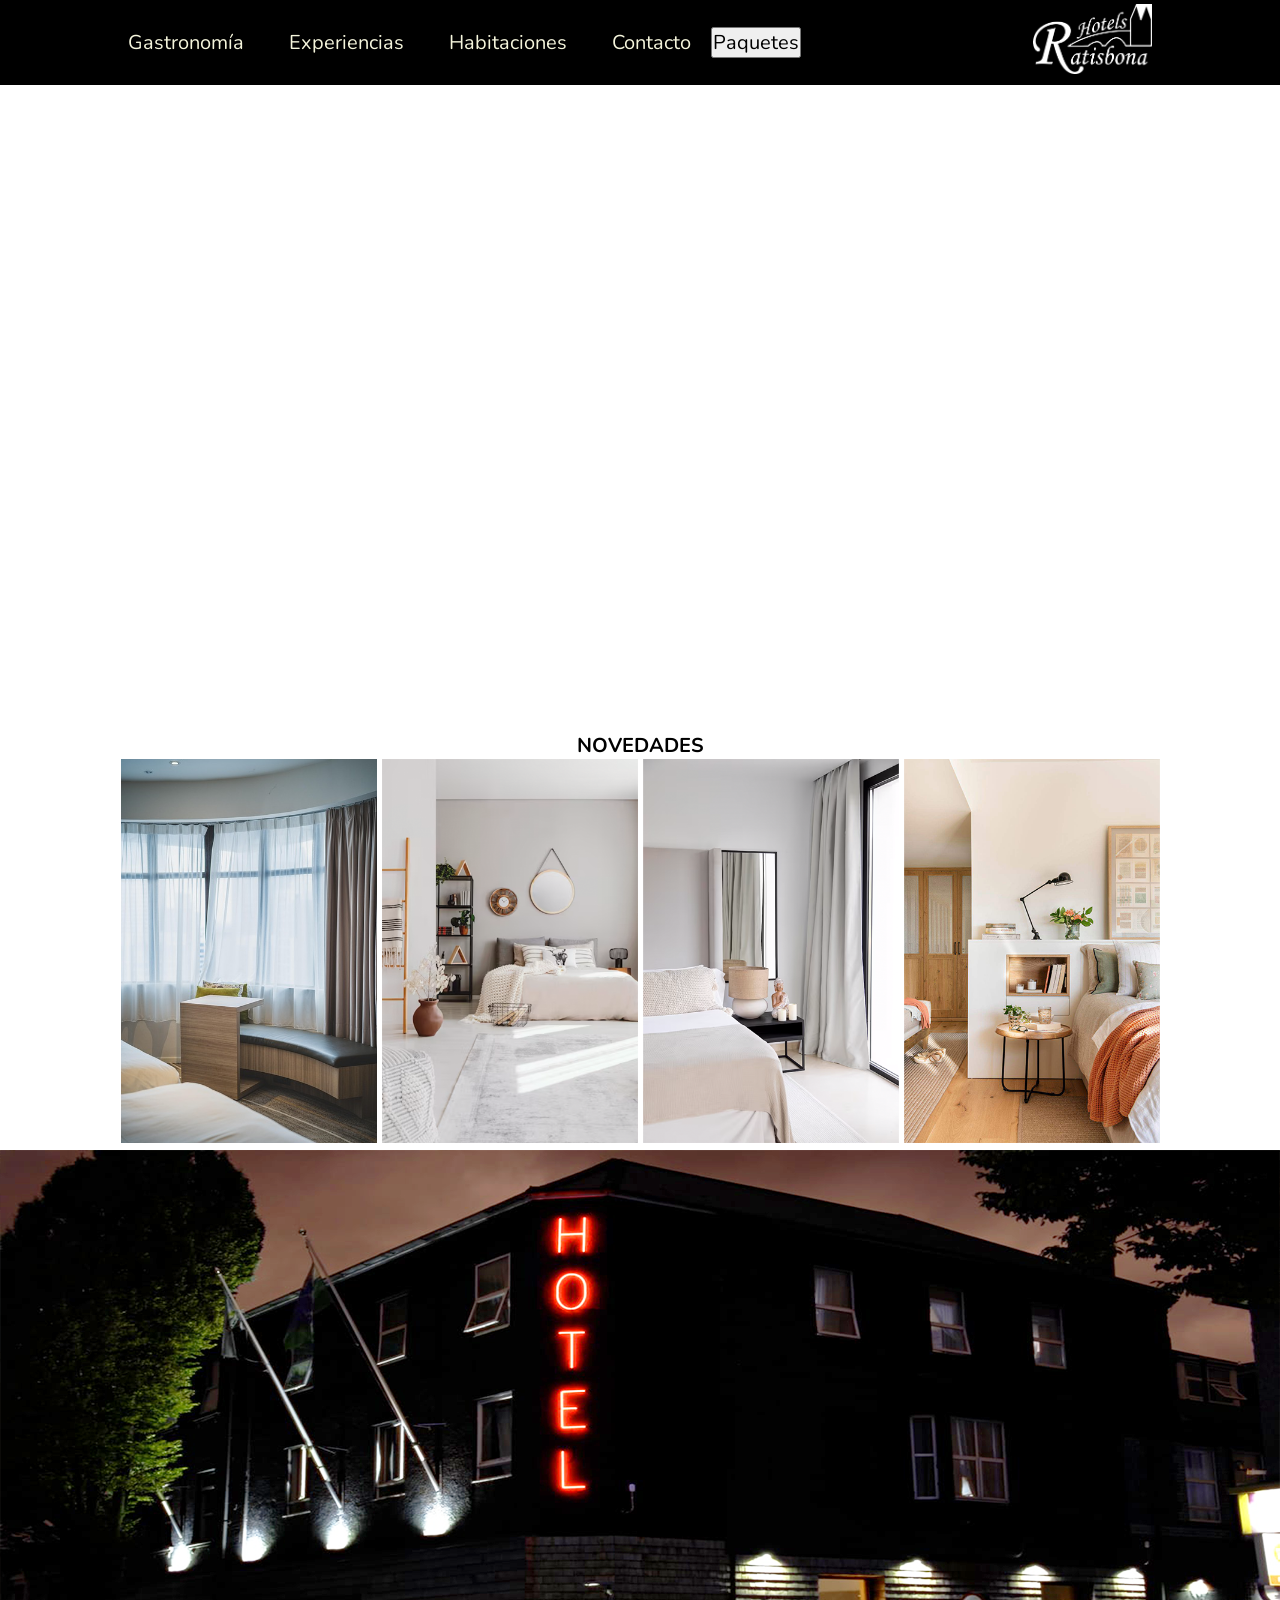
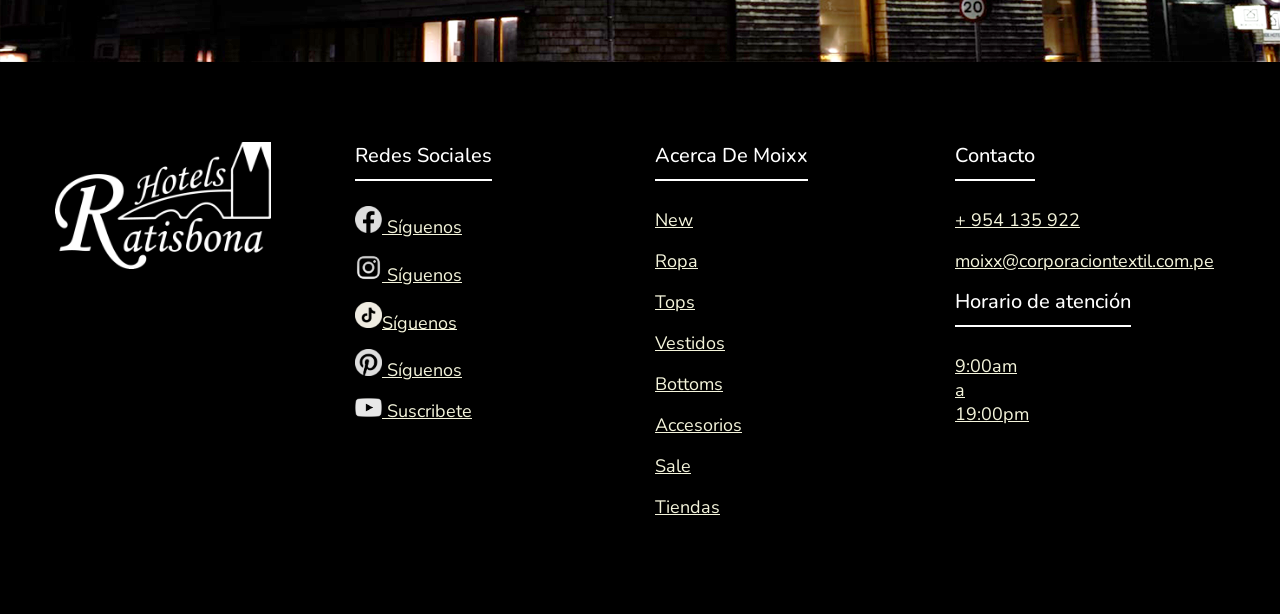
<file: INDEX.HTML>
<!DOCTYPE html>
<html lang="en">
<head>
    <meta charset="UTF-8">
    <meta name="viewport" content="width=device-width, initial-scale=1.0, maximal-sacale=1">
    <meta name="language" content="spanish">
    <meta name="copyright" content="Hotel Ratisbona">
    <meta name="auror" content="Hugo Delgado">
    <meta name="audience" content="all">
    <meta name="keywords" content="Telo, Motel, Hotel">
    <meta name="robots" content="index, all, follow">
    <meta name="category" content="category">
    <meta itemprop="telephone" content="322173549"> 
    <title>Hotel Ratisbona</title>

<link rel="shortcut icon" href="IMG/ICONO.jpeg">
<link rel="stylesheet" href="estilo-web-hotel.css">
<link rel="stylesheet" href="css/FOOTER-ESTILOS.css">


</head>
<body>

    <header class="header">
        <div class="logo">
            
            <a class="btn" href="INDEX.HTML"><img src="IMG/logo pro 2.png" width="100"></a>

        </div>
        <nav>
            <ul class="nav-links">
                <li><a href="gastronomia.HTML">Gastronomía</a></li>
                <li><a href="experiencias.HTML">Experiencias</a></li>
                <li><a href="habitaciones.HTML">Habitaciones</a></li>
                <li><a href="Formulario.html">Contacto</a></li>

            </ul>
        </nav>
                <a class="btn" href="paquetes.HTML"><button>Paquetes</button></a>
    </header>
<p>
    <section>
          <video autoplay loop muted width="100%">
           <source src="Videos/video-publicitario-hotel.mp4" type="video/mp4">
          </video>

    </section>
    <p>
        <tr>
            <CENTER><td><b><h4>NOVEDADES</h4></b></CENTER>
            </td>
 <p></p>         
            <CENTER>
            <tr>
                <td colspan="2"><img src="IMG/hotel vertical.jpg" width="20%"></td>
                <td colspan="2"><img src="IMG/Dormitorio 2.png" width="20%"></td>
                <td colspan="2"><img src="IMG/Dormitorio 3.png" width="20%"></td>
                <td colspan="2"><img src="IMG/Dormitorio 4.png" width="20%"></td>

            </tr>
            </CENTER>
        

    <div class="footer-top-image">
        <img src="IMG/FOTO-FOOTER.png" alt="Banner Footer">
    </div>
    
    <footer class="footer">
        <div class="container">
            <div class="footer-row">
                <div class="footer-link">
                    <img src="IMG/logo pro 2.png" width="80%">
                    
                </div>
                <div class="footer-link">
                    <h4>Redes Sociales</h4>
                    
                    <ul>
                        <li><a href="https://www.facebook.com/moixx.com.pe" target="_blank">
                        <img src="IMG/facebook (1).png" width="10%"> Síguenos</a></li>
                        <li><a href="https://www.instagram.com/moixx.com.pe/" target="_blank">
                            <img src="IMG/instagram (1).png" width="10%"> Síguenos</a></li>
                        <li><a href="https://www.tiktok.com/@moixx.com.pe" target="_blank">
                            <img src="IMG/tik tok.png" width="10%">Síguenos</a></li>
                        <li><a href="https://www.pinterest.es/moixx/_created/" target="_blank">
                            <img src="IMG/pinterest.png" width="10%"> Síguenos</a></li>
                        <li><a href="https://www.youtube.com/channel/UCZmwnuaC2Ud-Glkjnv6N2_w" target="_blank">
                            <img src="IMG/youtube.png" width="10%">  Suscribete</a></li>

                    </ul>
                </div>
                <div class="footer-link">
                    <h4>Acerca De Moixx</h4>
                    <ul>
                        <li><a href="https://moixx.com.pe/collections/nueva-coleccion">New</a></li>
                        <li><a href="https://moixx.com.pe/collections/nueva-coleccion-ropa">Ropa</a></li>
                        <li><a href="https://moixx.com.pe/collections/todo-tops">Tops</a></li>
                        <li><a href="https://moixx.com.pe/collections/vestidos-y-enterizos">Vestidos</a></li>
                        <li><a href="https://moixx.com.pe/collections/todo-bottoms">Bottoms</a></li>
                        <li><a href="https://moixx.com.pe/collections/nueva-coleccion-accesorios">Accesorios</a></li>
                        <li><a href="https://moixx.com.pe/collections/liquidacion">Sale</a></li>
                        <li><a href="https://moixx.com.pe/tools/locations">Tiendas</a></li>
                    </ul>
                </div>
                <div class="footer-link">
                    <h4>Contacto</h4>
                    <ul>
                        <li><a href="https://api.whatsapp.com/send?phone=51954135922">+ 954 135 922</a></li>
                        <li><a href="#">moixx@corporaciontextil.com.pe</a></li>
                    </ul>
                    <h4>Horario de atención</h4>
                    <ul>
                        <li><a href="#">9:00am <br>
                            a <br>
                            19:00pm</a></li>
                    </ul>
                </div>
            </div>
        </div>
    </footer>
</body>
</html>
</file>
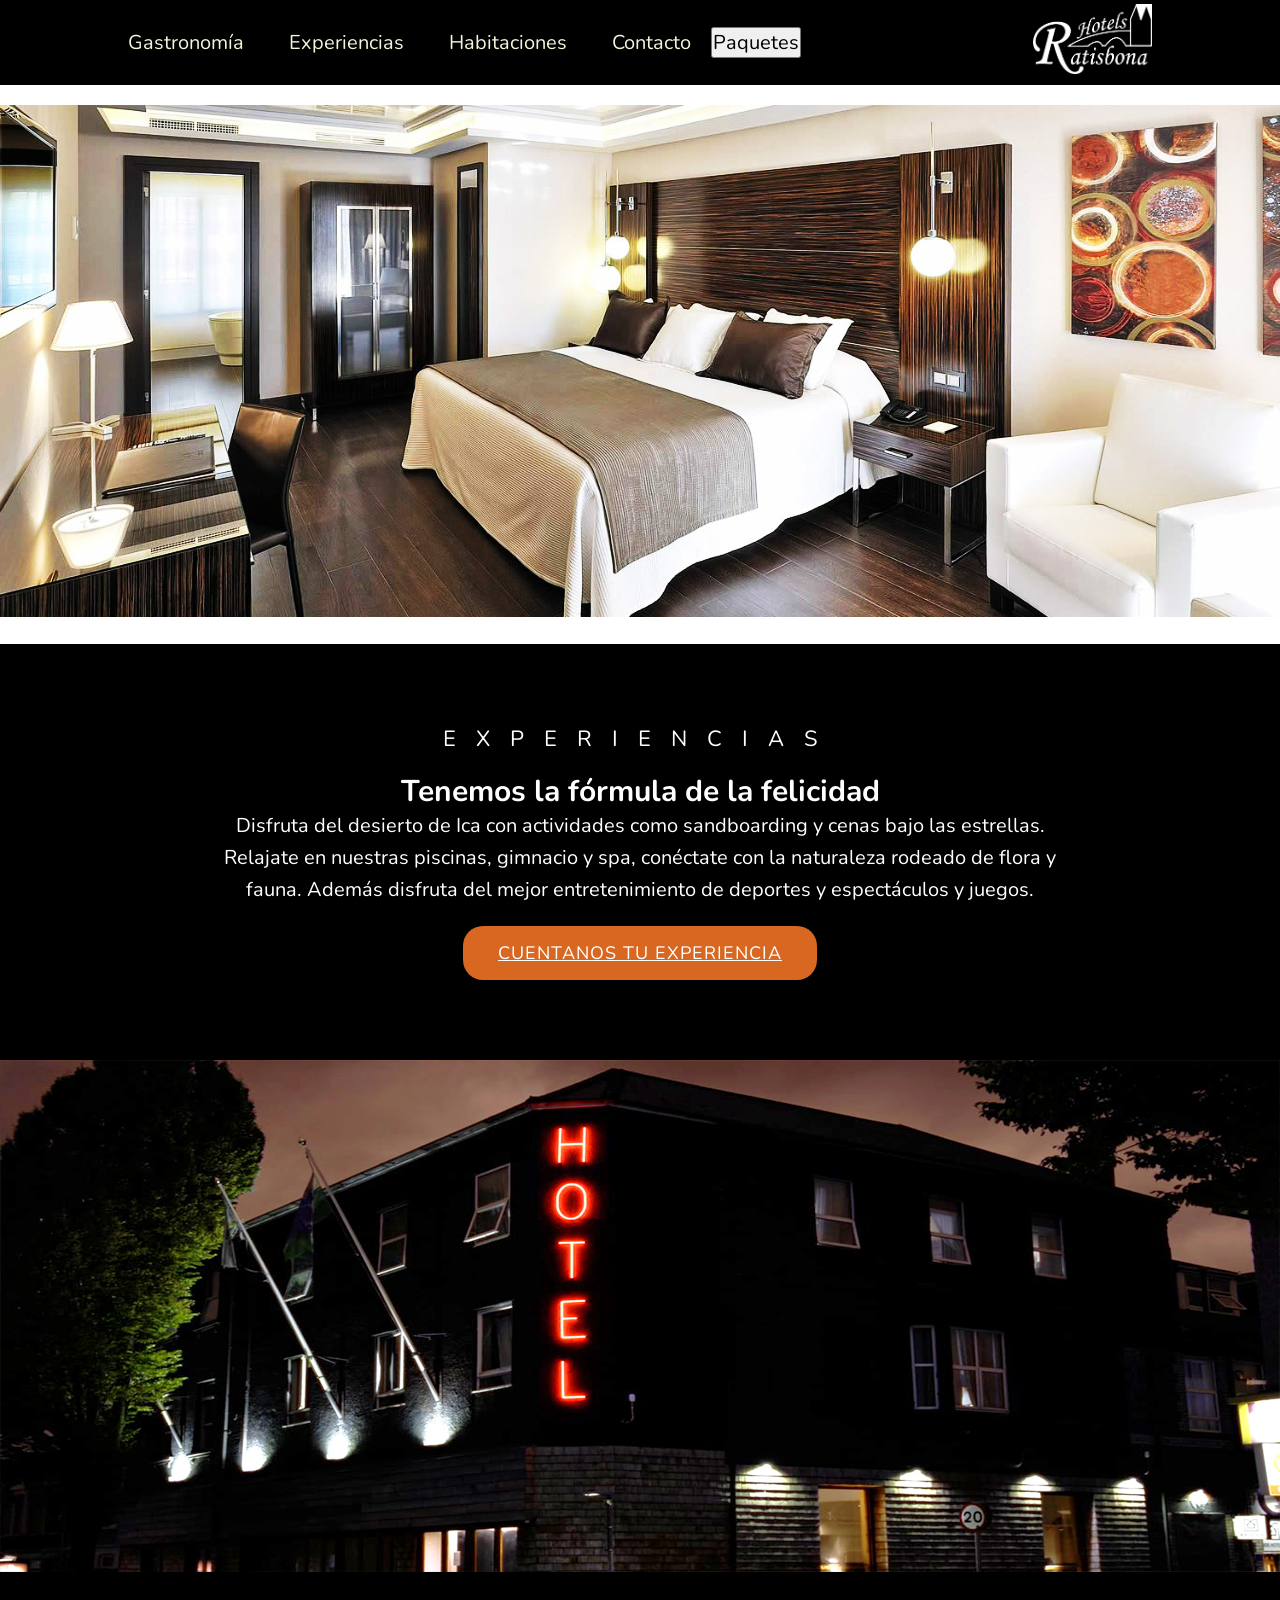
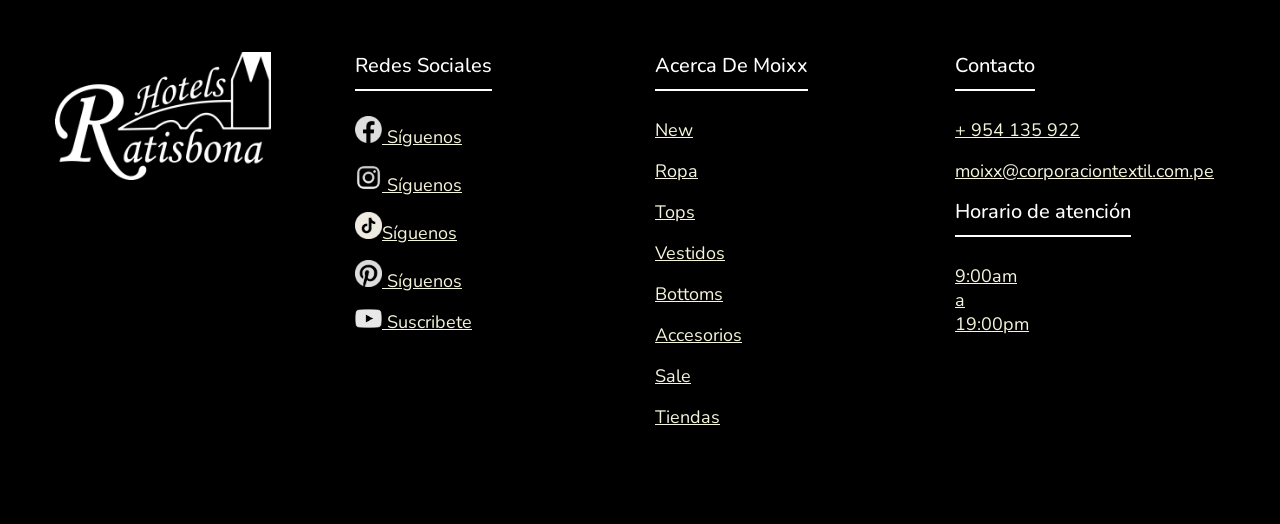
<file: experiencias.HTML>
<!DOCTYPE html>
<html lang="en">
<head>
    <meta charset="UTF-8">
    <meta name="viewport" content="width=device-width, initial-scale=1.0">
    <title>Hotel Ratisbona | Experiencias</title>

<link rel="shortcut icon" href="IMG/ICONO.jpeg">
<link rel="stylesheet" href="estilo-web-hotel.css">
<link rel="stylesheet" href="css/ESTILO-EXPERIENCIAS.css">

</head>
<body>

    <header class="header">
        <div class="logo">
            
            <a class="btn" href="INDEX.HTML"><img src="IMG/logo pro 2.png" width="100"></a>

        </div>
        <nav>
            <ul class="nav-links">
                <li><a href="gastronomia.HTML">Gastronomía</a></li>
                <li><a href="experiencias.HTML">Experiencias</a></li>
                <li><a href="habitaciones.HTML">Habitaciones</a></li>
                <li><a href="Formulario.html">Contacto</a></li>

            </ul>
        </nav>
                <a class="btn" href="paquetes.HTML"><button>Paquetes</button></a>
    </header>
<p>
    <section>
          <img src="IMG/FOTO-CAMAS.jpg" width="100%">

    </section>
    <p>
        <section class="promo-section">
            <div class="content-wrapper">
                <spam class="sudtitle"> EXPERIENCIAS</spam>
                <h1>Tenemos la fórmula de la felicidad</h1>
                <P>
                    Disfruta del desierto de Ica con actividades como sandboarding y cenas bajo las estrellas. Relajate en nuestras piscinas, gimnacio y spa, conéctate con la naturaleza rodeado de flora y fauna. Además disfruta del mejor entretenimiento de deportes y espectáculos y juegos.
                </P>
                <a href="#" class="btn-cta">CUENTANOS TU EXPERIENCIA</a>
            </div>
        </section>
    

        
    
</body>
</html>

<!DOCTYPE html>
<html lang="en">
<head>
    <meta charset="UTF-8">
    <meta name="viewport" content="width=device-width, initial-scale=1.0">
    <title>Footer</title>
    <link rel="stylesheet" href="css/FOOTER-ESTILOS.css">
</head>
<body>

    <div class="footer-top-image">
        <img src="IMG/FOTO-FOOTER.png" alt="Banner Footer">
    </div>
    
    <footer class="footer">
        <div class="container">
            <div class="footer-row">
                <div class="footer-link">
                    <img src="IMG/logo pro 2.png" width="80%">
                    
                </div>
                <div class="footer-link">
                    <h4>Redes Sociales</h4>
                    
                    <ul>
                        <li><a href="https://www.facebook.com/moixx.com.pe" target="_blank">
                        <img src="IMG/facebook (1).png" width="10%"> Síguenos</a></li>
                        <li><a href="https://www.instagram.com/moixx.com.pe/" target="_blank">
                            <img src="IMG/instagram (1).png" width="10%"> Síguenos</a></li>
                        <li><a href="https://www.tiktok.com/@moixx.com.pe" target="_blank">
                            <img src="IMG/tik tok.png" width="10%">Síguenos</a></li>
                        <li><a href="https://www.pinterest.es/moixx/_created/" target="_blank">
                            <img src="IMG/pinterest.png" width="10%"> Síguenos</a></li>
                        <li><a href="https://www.youtube.com/channel/UCZmwnuaC2Ud-Glkjnv6N2_w" target="_blank">
                            <img src="IMG/youtube.png" width="10%">  Suscribete</a></li>

                    </ul>
                </div>
                <div class="footer-link">
                    <h4>Acerca De Moixx</h4>
                    <ul>
                        <li><a href="https://moixx.com.pe/collections/nueva-coleccion">New</a></li>
                        <li><a href="https://moixx.com.pe/collections/nueva-coleccion-ropa">Ropa</a></li>
                        <li><a href="https://moixx.com.pe/collections/todo-tops">Tops</a></li>
                        <li><a href="https://moixx.com.pe/collections/vestidos-y-enterizos">Vestidos</a></li>
                        <li><a href="https://moixx.com.pe/collections/todo-bottoms">Bottoms</a></li>
                        <li><a href="https://moixx.com.pe/collections/nueva-coleccion-accesorios">Accesorios</a></li>
                        <li><a href="https://moixx.com.pe/collections/liquidacion">Sale</a></li>
                        <li><a href="https://moixx.com.pe/tools/locations">Tiendas</a></li>
                    </ul>
                </div>
                <div class="footer-link">
                    <h4>Contacto</h4>
                    <ul>
                        <li><a href="https://api.whatsapp.com/send?phone=51954135922">+ 954 135 922</a></li>
                        <li><a href="#">moixx@corporaciontextil.com.pe</a></li>
                    </ul>
                    <h4>Horario de atención</h4>
                    <ul>
                        <li><a href="#">9:00am <br>
                            a <br>
                            19:00pm</a></li>
                    </ul>
                </div>
            </div>
        </div>
    </footer>
</body>
</html>
</file>
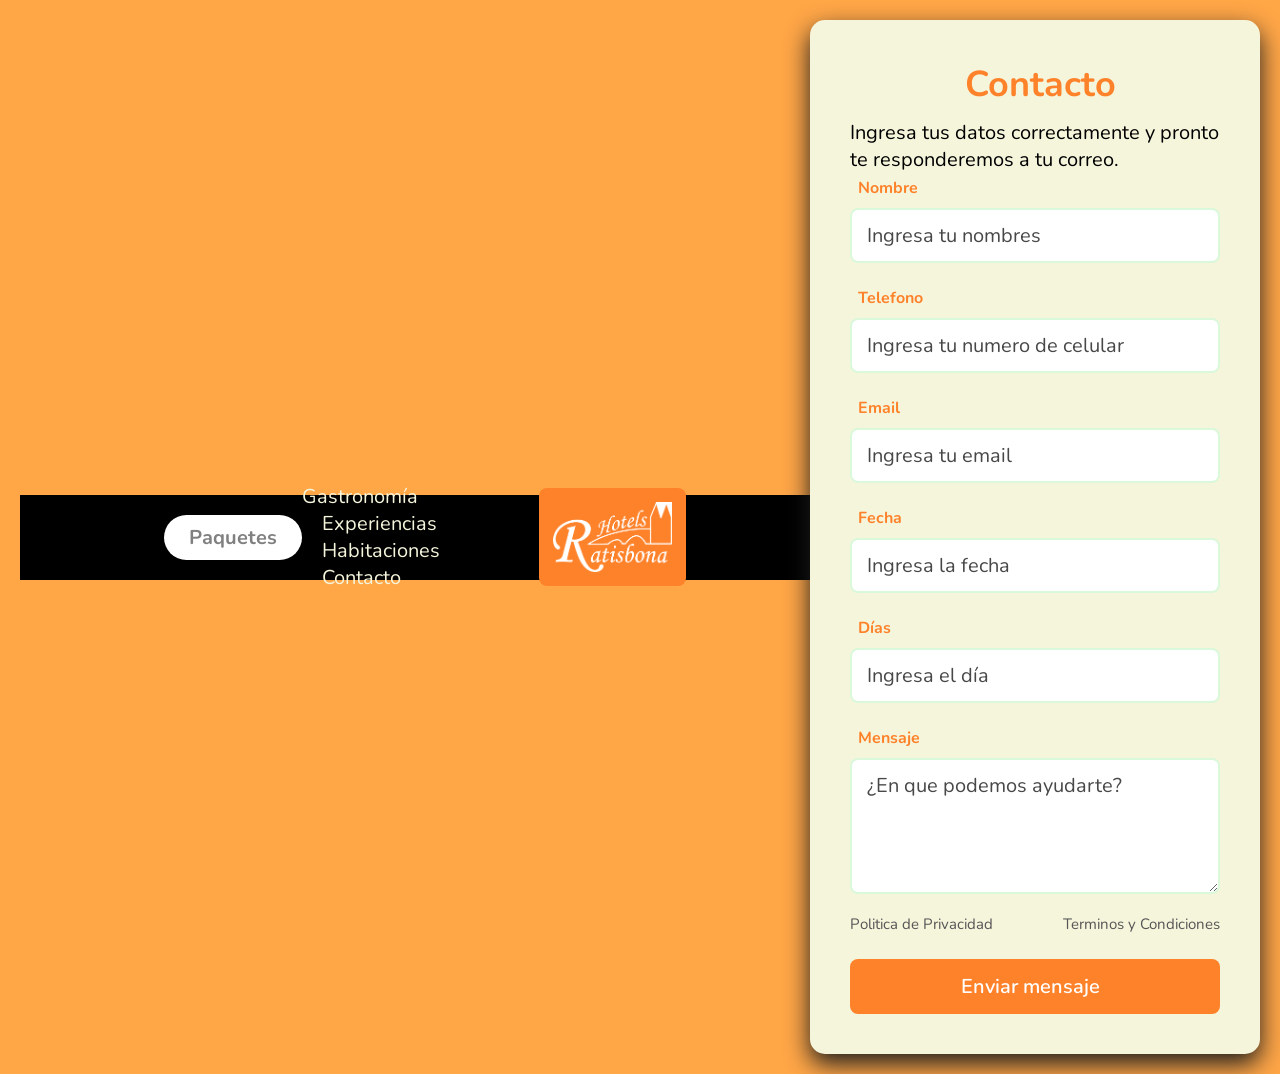
<file: Formulario.html>
<!DOCTYPE html>
<html lang="en">
<head>
    <meta charset="UTF-8">
    <meta name="viewport" content="width=device-width, initial-scale=1.0">
    <title>Hotel Ratisbona</title>

<link rel="shortcut icon" href="IMG/ICONO.jpeg">
<link rel="stylesheet" href="estilo-web-hotel.css">
<link rel="stylesheet" href="css/Formulario estilos.css">


</head>
<body>

    <header class="header">
        <div class="logo">
            
            <a class="btn" href="INDEX.HTML"><img src="IMG/logo pro 2.png" width="100"></a>

        </div>
        <nav>
            <ul class="nav-links">
                <li><a href="gastronomia.HTML">Gastronomía</a></li>
                <li><a href="experiencias.HTML">Experiencias</a></li>
                <li><a href="habitaciones.HTML">Habitaciones</a></li>
                <li><a href="Formulario.html">Contacto</a></li>

            </ul>
        </nav>
                <a class="btn1" href="paquetes.HTML"><button>Paquetes</button></a>
    </header>
<p>
    
    <div class="container">
           <form action="https://api.web3forms.com/submit" method="POST">

 <input type="hidden" name="access_key" value="cd53c601-377b-4520-b669-51ff1e293b2d">
            
             <h2><i class="fa-solid fa-envelope"></i>Contacto</h2>
             <p class="subtitle">Ingresa tus datos correctamente y 
                pronto te responderemos a tu correo.</p>

                <div class="input-group">
                    <label for="name"><i class="fa-solid fa-user">
                    </i>Nombre</label>
                    <input type="text" name="name" id="name" 
                    placeholder="Ingresa tu nombres" REQUIRED>
             

                    <label for="name"><i class="fa-solid fa-phone">
                    </i>Telefono</label>
                    <input type="text" name="name" id="phone" 
                    placeholder="Ingresa tu numero de celular" REQUIRED>
                 

                    <label for="name"><i class="fa-solid fa-at">
                    </i>Email</label>
                    <input type="text" name="name" id="email" 
                    placeholder="Ingresa tu email" REQUIRED>

                    <label for="name"><i class="fa-solid fa-at">
                    </i>Fecha</label>
                    <input type="text" name="name" id="fecha" 
                    placeholder="Ingresa la fecha" REQUIRED>

                    <label for="name"><i class="fa-solid fa-at">
                    </i>Días</label>
                    <input type="text" name="name" id="dias" 
                    placeholder="Ingresa el día" REQUIRED>
                 

                    <label for="name"><i class="fa-solid fa-comment-dots">
                    </i>Mensaje</label>
                    <textarea name="message" id="message" rows="4" 
                    placeholder="¿En que podemos ayudarte?"></textarea>
                    
                 
                <div class="form-links">
                    <a href="#">Politica de Privacidad</a>
                    <a href="#">Terminos y Condiciones</a>
                </div>

                    <button type="submit" class="btn">
                    <span>Enviar mensaje</span>
                    <i class="fa-solid fa-paper-plane"></i>
                    </button>
                
                </div>
        </form>
    
</body>
</html>
</file>
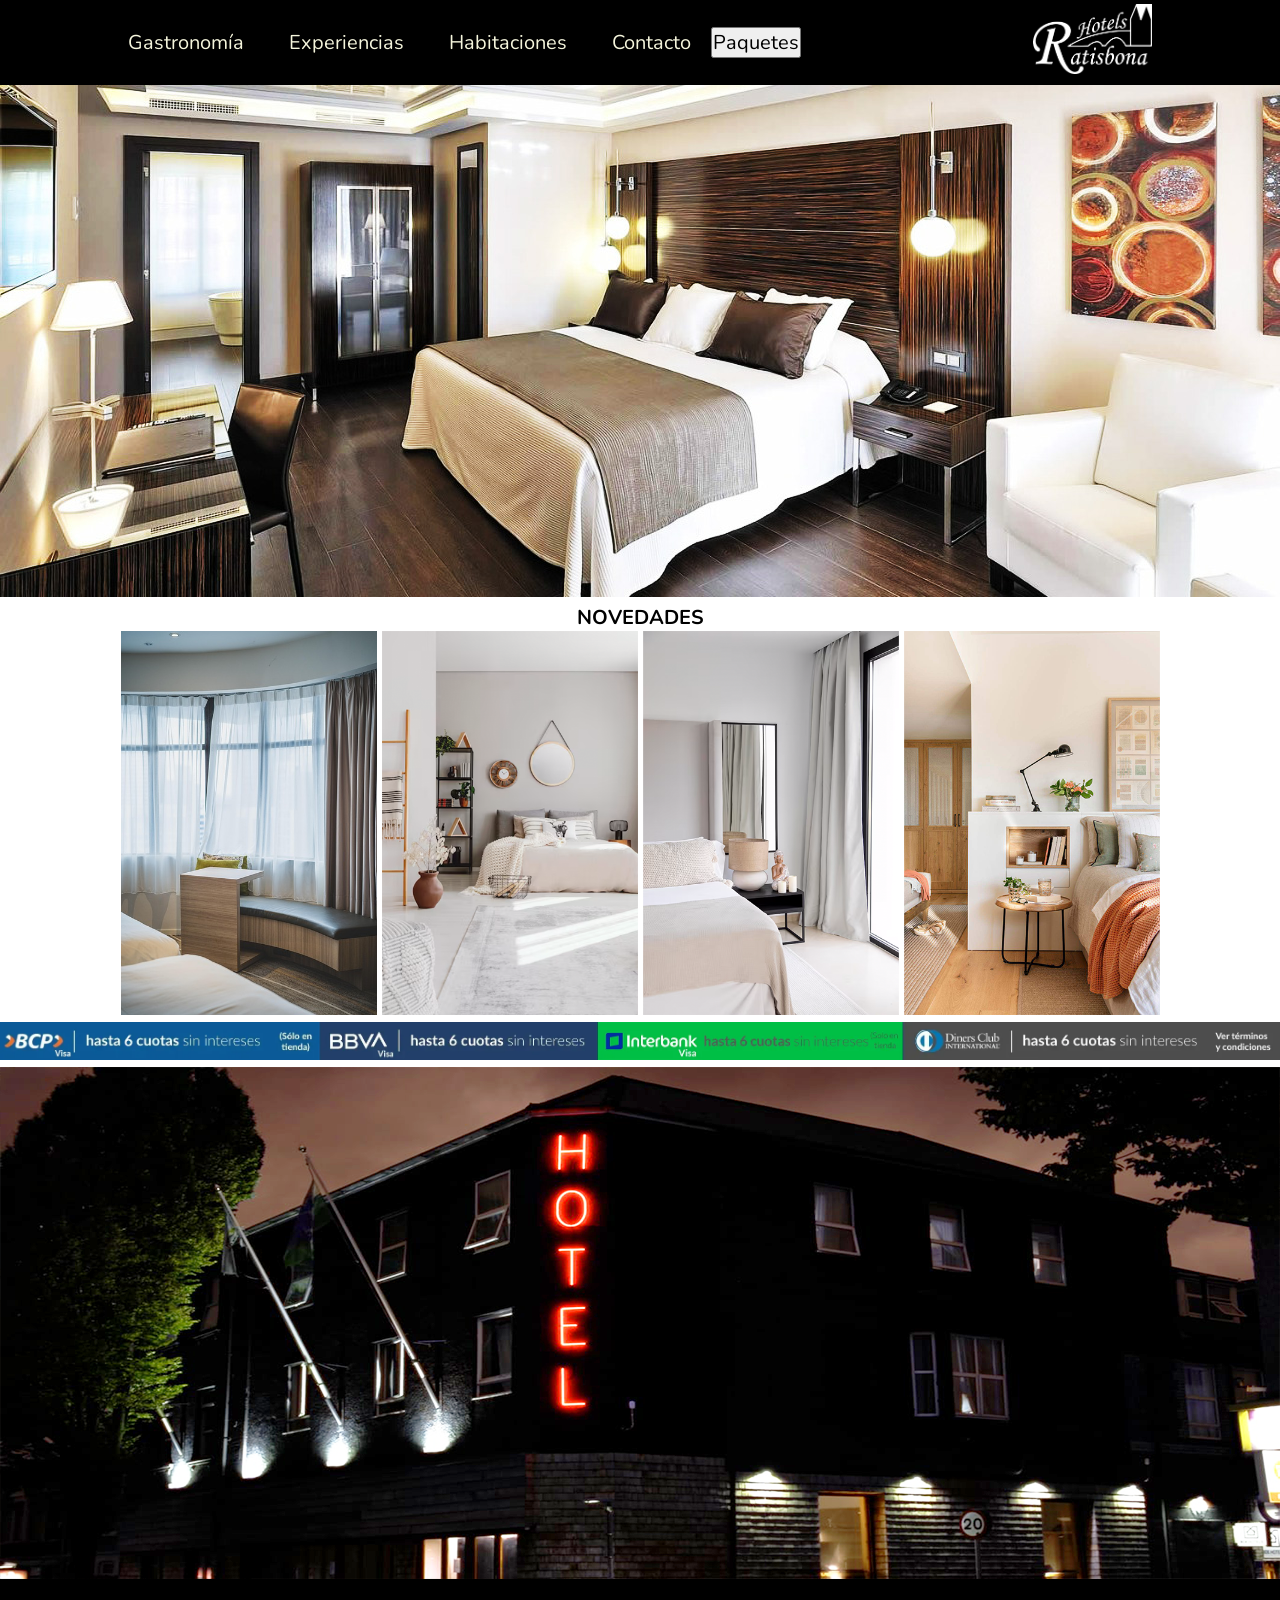
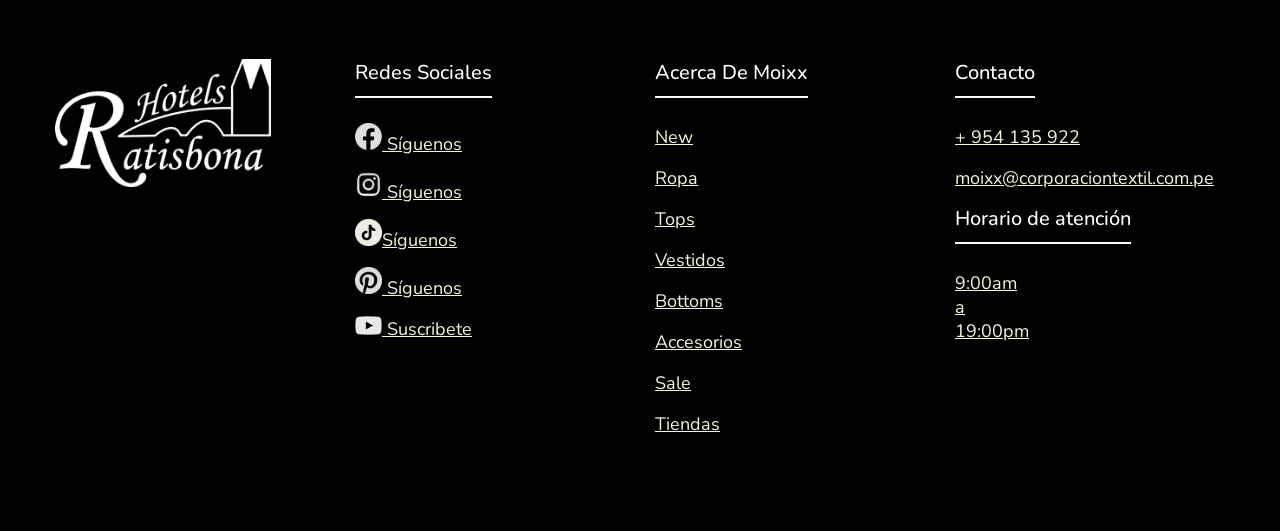
<file: gastronomia.HTML>
<!DOCTYPE html>
<html lang="en">
<head>
    <meta charset="UTF-8">
    <meta name="viewport" content="width=device-width, initial-scale=1.0">
    <title>Hotel Ratisbona | Gastronomía</title>

<link rel="shortcut icon" href="IMG/ICONO.jpeg">
<link rel="stylesheet" href="estilo-web-hotel.css">

</head>
<body>

    <header class="header">
        <div class="logo">
            
            <a class="btn" href="INDEX.HTML"><img src="IMG/logo pro 2.png" width="100"></a>

        </div>
        <nav>
            <ul class="nav-links">
                <li><a href="gastronomia.HTML">Gastronomía</a></li>
                <li><a href="experiencias.HTML">Experiencias</a></li>
                <li><a href="habitaciones.HTML">Habitaciones</a></li>
                <li><a href="Formulario.html">Contacto</a></li>

            </ul>
        </nav>
                <a class="btn" href="paquetes.HTML"><button>Paquetes</button></a>
    </header>
<p>
    <section>
          <img src="IMG/FOTO-CAMAS.jpg" width="100%">

    </section>
    <p>
        <tr>
            <CENTER><td><b><h4>NOVEDADES</h4></b></CENTER>
            </td>
 <p></p>         
            <CENTER>
            <tr>
                <td colspan="2"><img src="IMG/hotel vertical.jpg" width="20%"></td>
                <td colspan="2"><img src="IMG/Dormitorio 2.png" width="20%"></td>
                <td colspan="2"><img src="IMG/Dormitorio 3.png" width="20%"></td>
                <td colspan="2"><img src="IMG/Dormitorio 4.png" width="20%"></td>

            </tr>
            </CENTER>
        <p>
            <tr>
                <td><img src="IMG/Publicidad 1.webp" width="100%"></td>
            </tr>

</body>
</html>

<!DOCTYPE html>
<html lang="en">
<head>
    <meta charset="UTF-8">
    <meta name="viewport" content="width=device-width, initial-scale=1.0">
    <title>Footer</title>
    <link rel="stylesheet" href="css/FOOTER-ESTILOS.css">
</head>
<body>

    <div class="footer-top-image">
        <img src="IMG/FOTO-FOOTER.png" alt="Banner Footer">
    </div>
    
    <footer class="footer">
        <div class="container">
            <div class="footer-row">
                <div class="footer-link">
                    <img src="IMG/logo pro 2.png" width="80%">
                    
                </div>
                <div class="footer-link">
                    <h4>Redes Sociales</h4>
                    
                    <ul>
                        <li><a href="https://www.facebook.com/moixx.com.pe" target="_blank">
                        <img src="IMG/facebook (1).png" width="10%"> Síguenos</a></li>
                        <li><a href="https://www.instagram.com/moixx.com.pe/" target="_blank">
                            <img src="IMG/instagram (1).png" width="10%"> Síguenos</a></li>
                        <li><a href="https://www.tiktok.com/@moixx.com.pe" target="_blank">
                            <img src="IMG/tik tok.png" width="10%">Síguenos</a></li>
                        <li><a href="https://www.pinterest.es/moixx/_created/" target="_blank">
                            <img src="IMG/pinterest.png" width="10%"> Síguenos</a></li>
                        <li><a href="https://www.youtube.com/channel/UCZmwnuaC2Ud-Glkjnv6N2_w" target="_blank">
                            <img src="IMG/youtube.png" width="10%">  Suscribete</a></li>

                    </ul>
                </div>
                <div class="footer-link">
                    <h4>Acerca De Moixx</h4>
                    <ul>
                        <li><a href="https://moixx.com.pe/collections/nueva-coleccion">New</a></li>
                        <li><a href="https://moixx.com.pe/collections/nueva-coleccion-ropa">Ropa</a></li>
                        <li><a href="https://moixx.com.pe/collections/todo-tops">Tops</a></li>
                        <li><a href="https://moixx.com.pe/collections/vestidos-y-enterizos">Vestidos</a></li>
                        <li><a href="https://moixx.com.pe/collections/todo-bottoms">Bottoms</a></li>
                        <li><a href="https://moixx.com.pe/collections/nueva-coleccion-accesorios">Accesorios</a></li>
                        <li><a href="https://moixx.com.pe/collections/liquidacion">Sale</a></li>
                        <li><a href="https://moixx.com.pe/tools/locations">Tiendas</a></li>
                    </ul>
                </div>
                <div class="footer-link">
                    <h4>Contacto</h4>
                    <ul>
                        <li><a href="https://api.whatsapp.com/send?phone=51954135922">+ 954 135 922</a></li>
                        <li><a href="#">moixx@corporaciontextil.com.pe</a></li>
                    </ul>
                    <h4>Horario de atención</h4>
                    <ul>
                        <li><a href="#">9:00am <br>
                            a <br>
                            19:00pm</a></li>
                    </ul>
                </div>
            </div>
        </div>
    </footer>
</body>
</html>
</file>
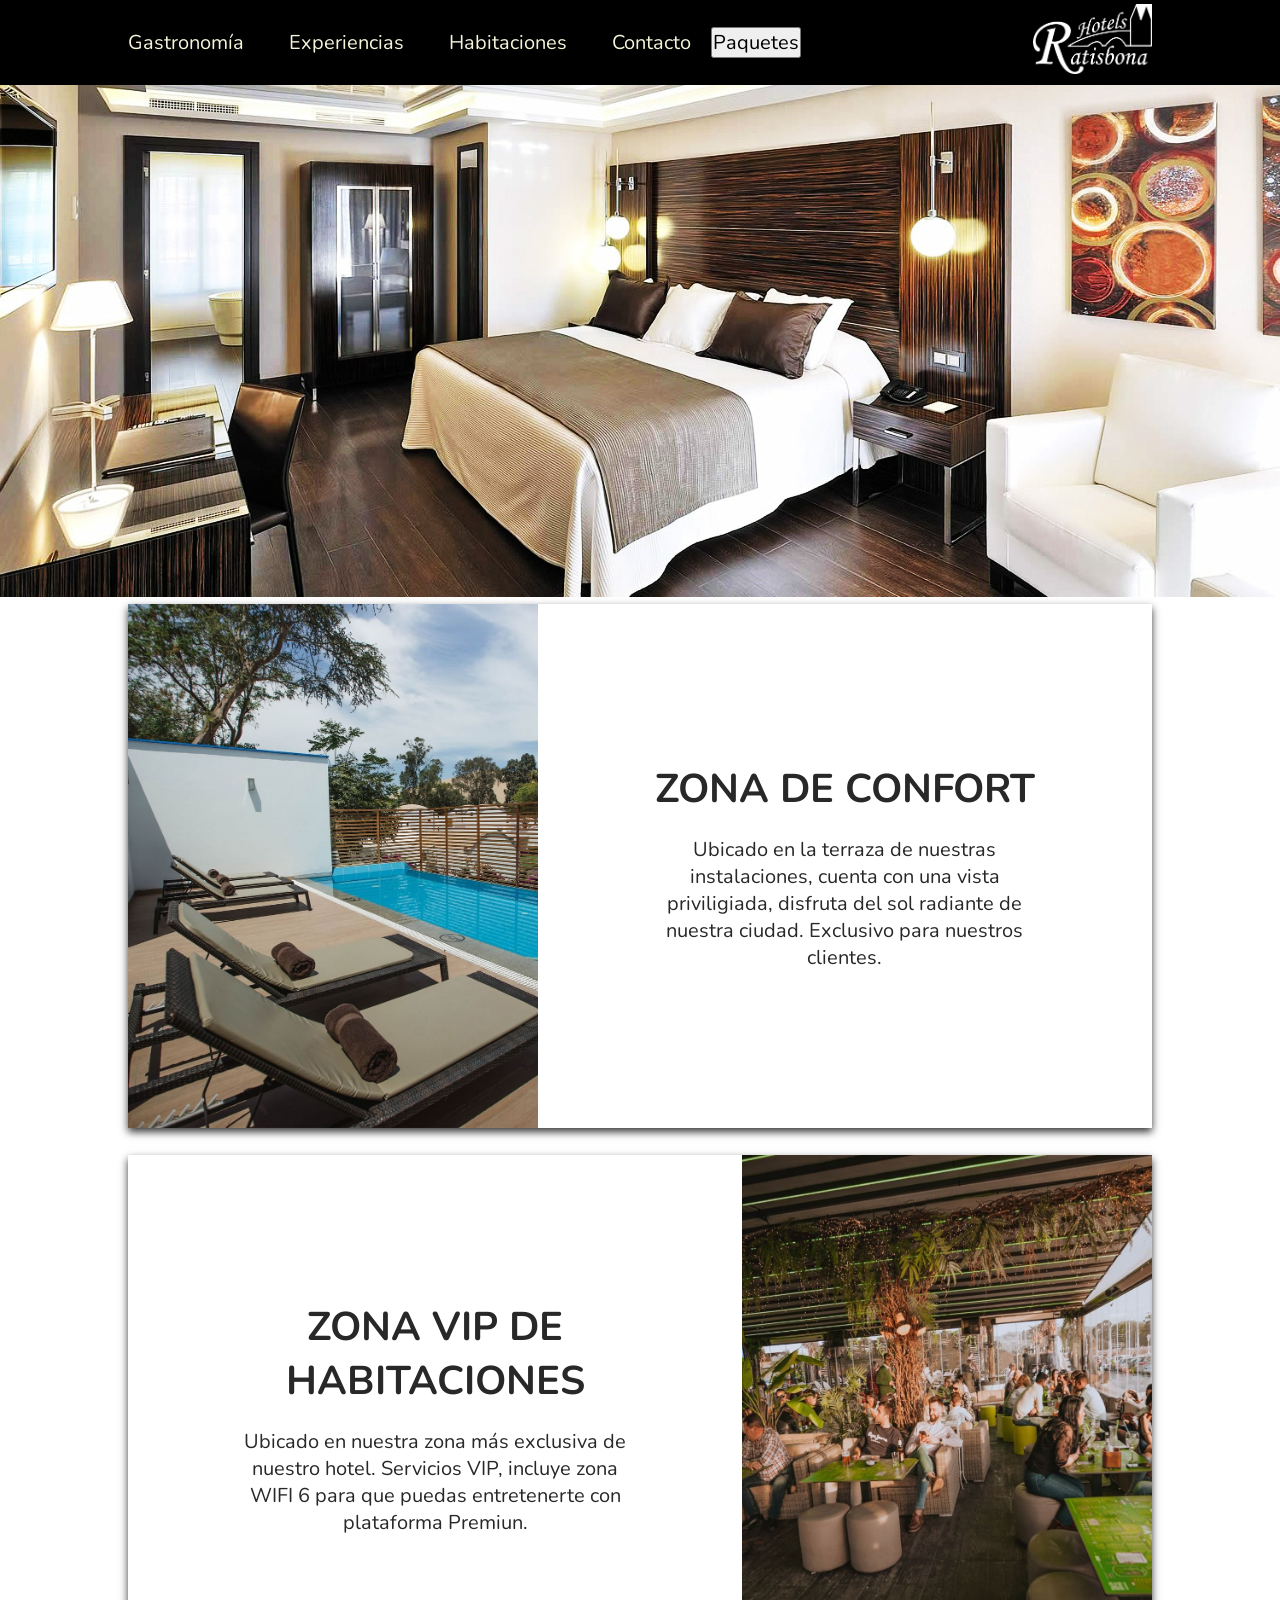
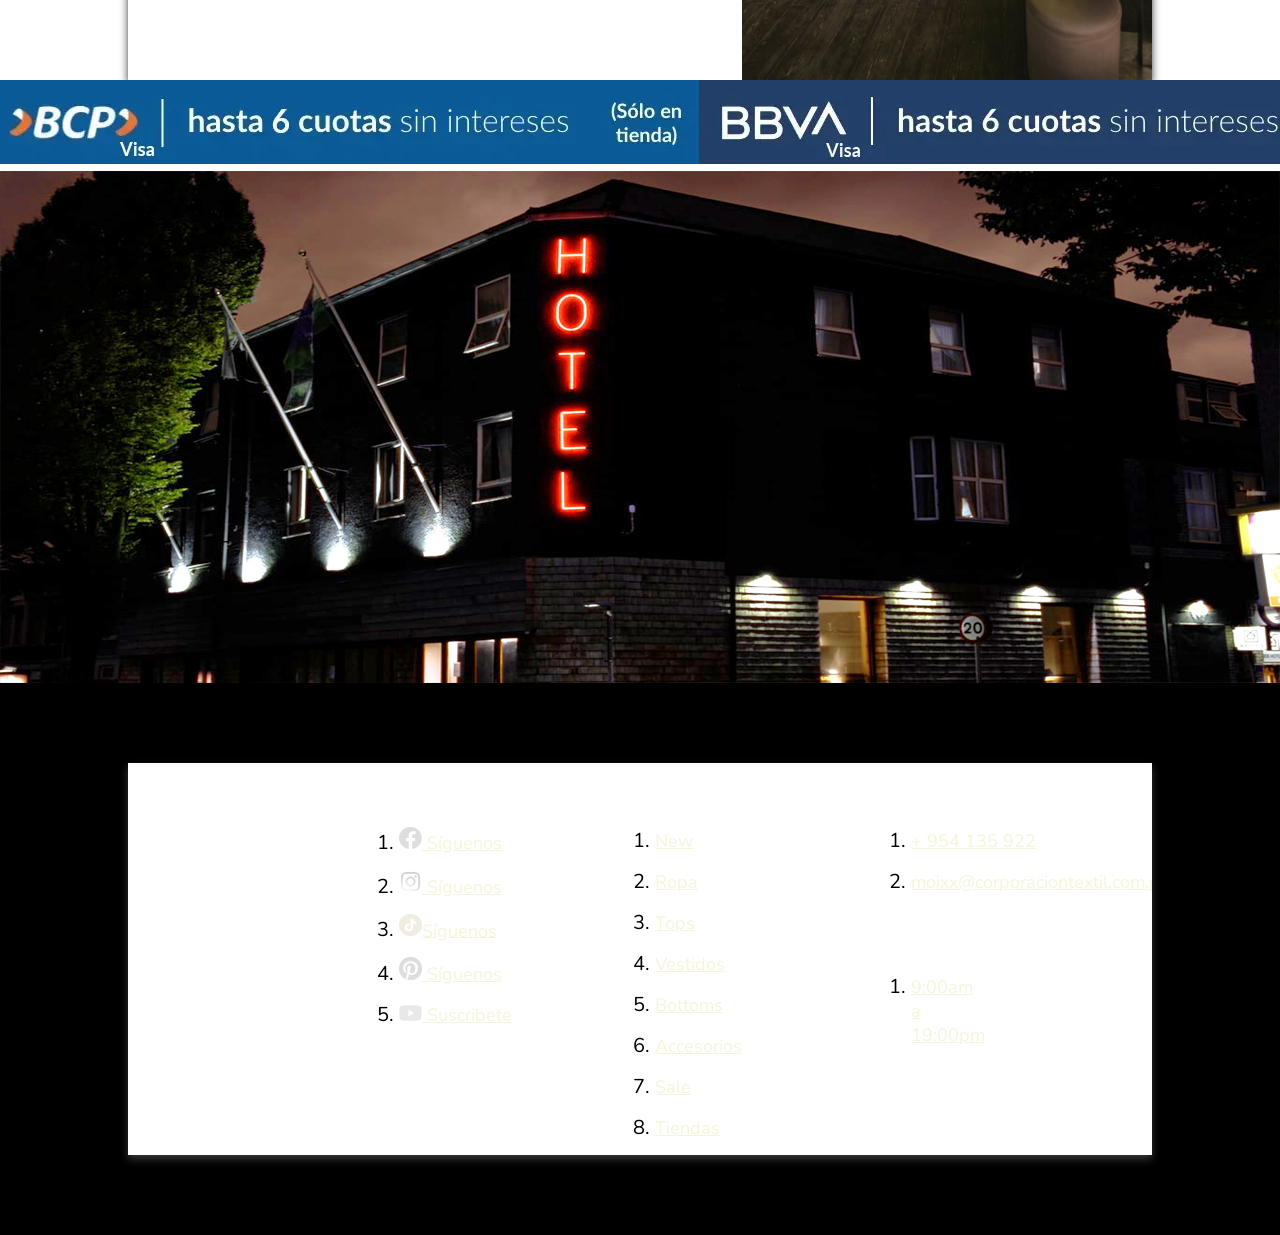
<file: habitaciones.HTML>
<!DOCTYPE html>
<html lang="en">
<head>
    <meta charset="UTF-8">
    <meta name="viewport" content="width=device-width, initial-scale=1.0">
    <title>Hotel Ratisbona | Habitaciones</title>

<link rel="shortcut icon" href="IMG/ICONO.jpeg">
<link rel="stylesheet" href="estilo-web-hotel.css">
<link rel="stylesheet" href="css/bloques-habitaciones.css">

</head>
<body>

    <header class="header">
        <div class="logo">
            
            <a class="btn" href="INDEX.HTML"><img src="IMG/logo pro 2.png" width="100"></a>

        </div>
        <nav>
            <ul class="nav-links">
                <li><a href="gastronomia.HTML">Gastronomía</a></li>
                <li><a href="experiencias.HTML">Experiencias</a></li>
                <li><a href="habitaciones.HTML">Habitaciones</a></li>
                <li><a href="Formulario.html">Contacto</a></li>

            </ul>
        </nav>
                <a class="btn" href="paquetes.HTML"><button>Paquetes</button></a>
    </header>
<p>
    <section>
          <img src="IMG/FOTO-CAMAS.jpg" width="100%">

    </section>
    <p>
        <CENTER>
            <div class="container">
            
                <div class="image-container">
                    <img src="IMG/imagen-01.jpg" alt="Terraza">
                </div>
                <div class="text-container">
                    <h2>ZONA DE CONFORT</h2>
                    <p>
                        Ubicado en la terraza de nuestras instalaciones, cuenta con una vista priviligiada, disfruta del sol radiante de nuestra ciudad. Exclusivo para nuestros clientes.
                    </p>
                </div>
            </div>
            <br>

        <div class="container">
            <div class="text-container">
                <h2>ZONA VIP DE HABITACIONES</h2>
                <p>
                    Ubicado en nuestra zona más exclusiva de nuestro hotel. Servicios VIP, incluye zona WIFI 6 para que puedas entretenerte con plataforma Premiun.
                </p>
            </div>

            <div class="image-container">
                <img src="IMG/terraza-01.jpg" alt="Terraza">
            </div>
            </div>

        </CENTER>

<tr>
    <td><CENTER><img src="IMG/Publicidad 1.webp"></CENTER></td>
</tr>

        
</body>
</html>

<!DOCTYPE html>
<html lang="en">
<head>
    <meta charset="UTF-8">
    <meta name="viewport" content="width=device-width, initial-scale=1.0">
    <title>Footer</title>
    <link rel="stylesheet" href="css/FOOTER-ESTILOS.css">
</head>
<body>

    <div class="footer-top-image">
        <img src="IMG/FOTO-FOOTER.png" alt="Banner Footer">
    </div>
    
    <footer class="footer">
        <div class="container">
            <div class="footer-row">
                <div class="footer-link">
                    <img src="IMG/logo pro 2.png" width="80%">
                    
                </div>
                <div class="footer-link">
                    <h4>Redes Sociales</h4>
                    
                    <ul>
                        <li><a href="https://www.facebook.com/moixx.com.pe" target="_blank">
                        <img src="IMG/facebook (1).png" width="10%"> Síguenos</a></li>
                        <li><a href="https://www.instagram.com/moixx.com.pe/" target="_blank">
                            <img src="IMG/instagram (1).png" width="10%"> Síguenos</a></li>
                        <li><a href="https://www.tiktok.com/@moixx.com.pe" target="_blank">
                            <img src="IMG/tik tok.png" width="10%">Síguenos</a></li>
                        <li><a href="https://www.pinterest.es/moixx/_created/" target="_blank">
                            <img src="IMG/pinterest.png" width="10%"> Síguenos</a></li>
                        <li><a href="https://www.youtube.com/channel/UCZmwnuaC2Ud-Glkjnv6N2_w" target="_blank">
                            <img src="IMG/youtube.png" width="10%">  Suscribete</a></li>

                    </ul>
                </div>
                <div class="footer-link">
                    <h4>Acerca De Moixx</h4>
                    <ul>
                        <li><a href="https://moixx.com.pe/collections/nueva-coleccion">New</a></li>
                        <li><a href="https://moixx.com.pe/collections/nueva-coleccion-ropa">Ropa</a></li>
                        <li><a href="https://moixx.com.pe/collections/todo-tops">Tops</a></li>
                        <li><a href="https://moixx.com.pe/collections/vestidos-y-enterizos">Vestidos</a></li>
                        <li><a href="https://moixx.com.pe/collections/todo-bottoms">Bottoms</a></li>
                        <li><a href="https://moixx.com.pe/collections/nueva-coleccion-accesorios">Accesorios</a></li>
                        <li><a href="https://moixx.com.pe/collections/liquidacion">Sale</a></li>
                        <li><a href="https://moixx.com.pe/tools/locations">Tiendas</a></li>
                    </ul>
                </div>
                <div class="footer-link">
                    <h4>Contacto</h4>
                    <ul>
                        <li><a href="https://api.whatsapp.com/send?phone=51954135922">+ 954 135 922</a></li>
                        <li><a href="#">moixx@corporaciontextil.com.pe</a></li>
                    </ul>
                    <h4>Horario de atención</h4>
                    <ul>
                        <li><a href="#">9:00am <br>
                            a <br>
                            19:00pm</a></li>
                    </ul>
                </div>
            </div>
        </div>
    </footer>
</body>
</html>
</file>
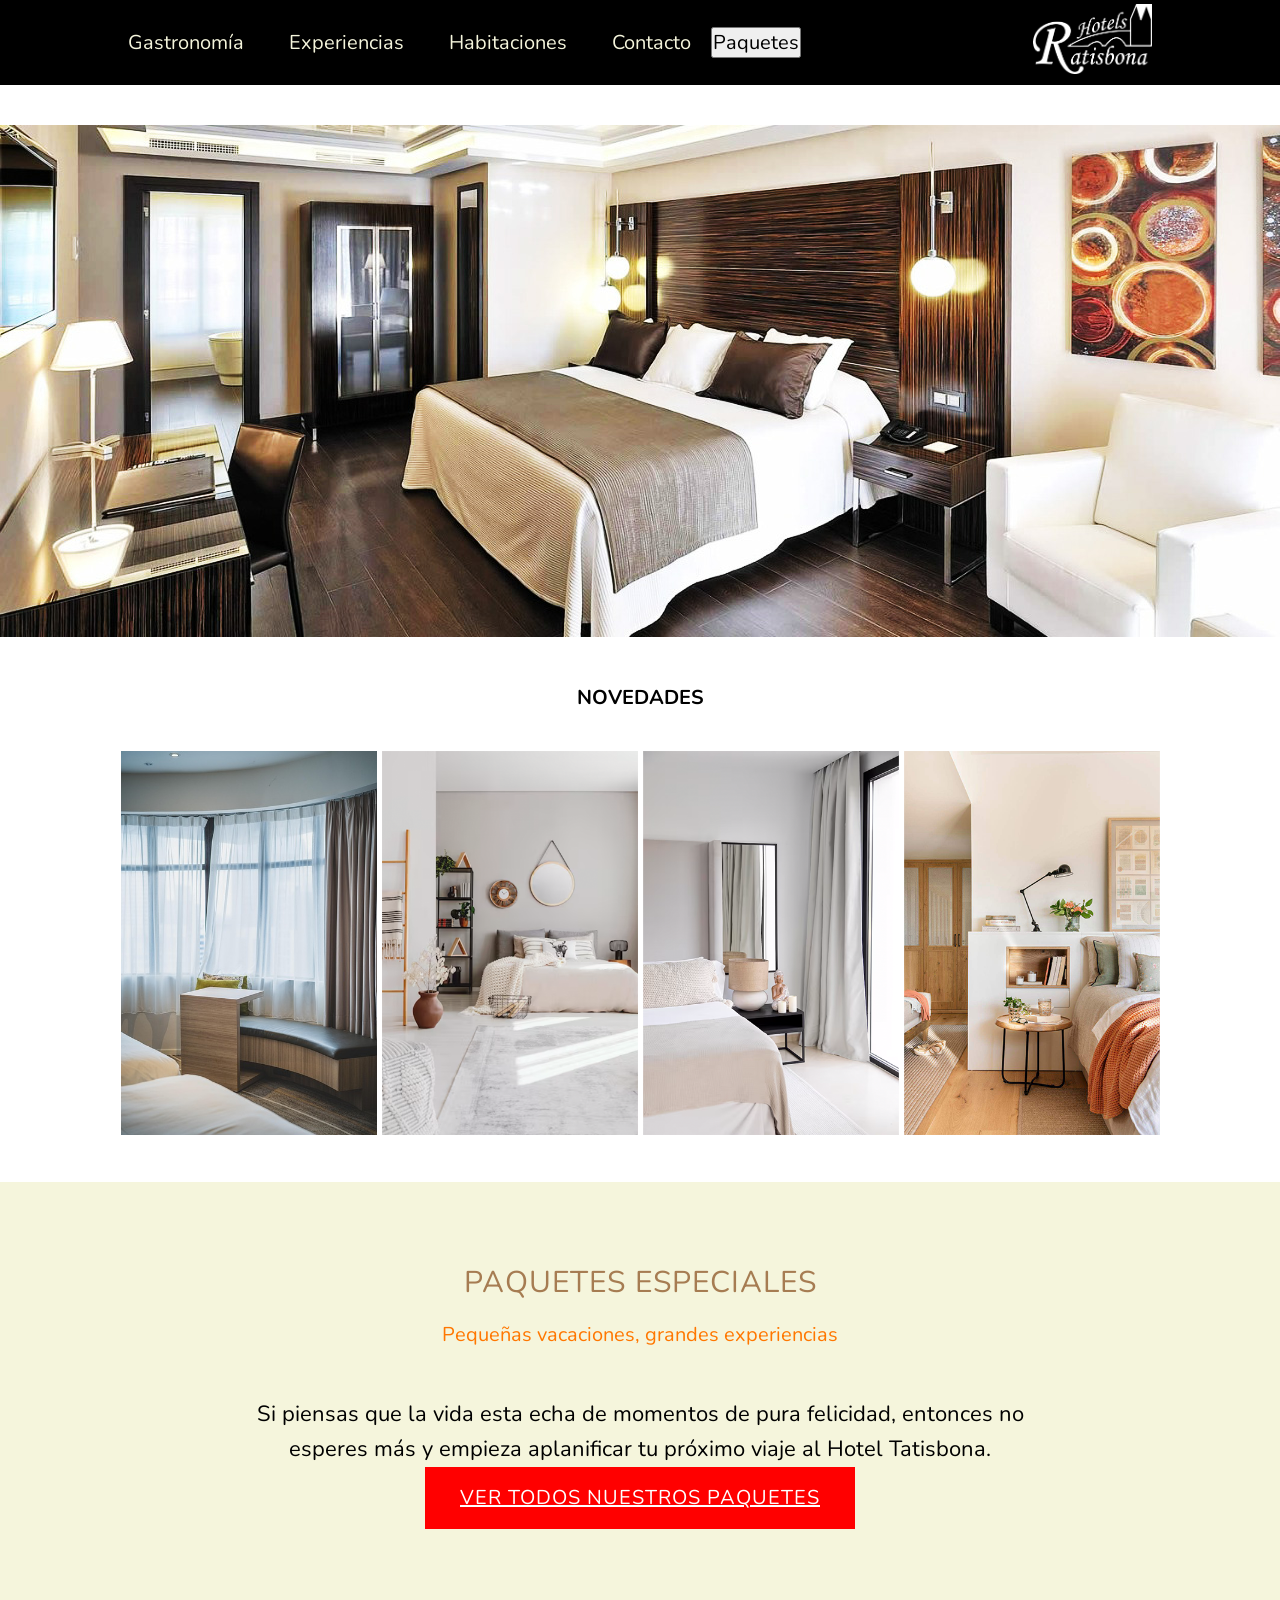
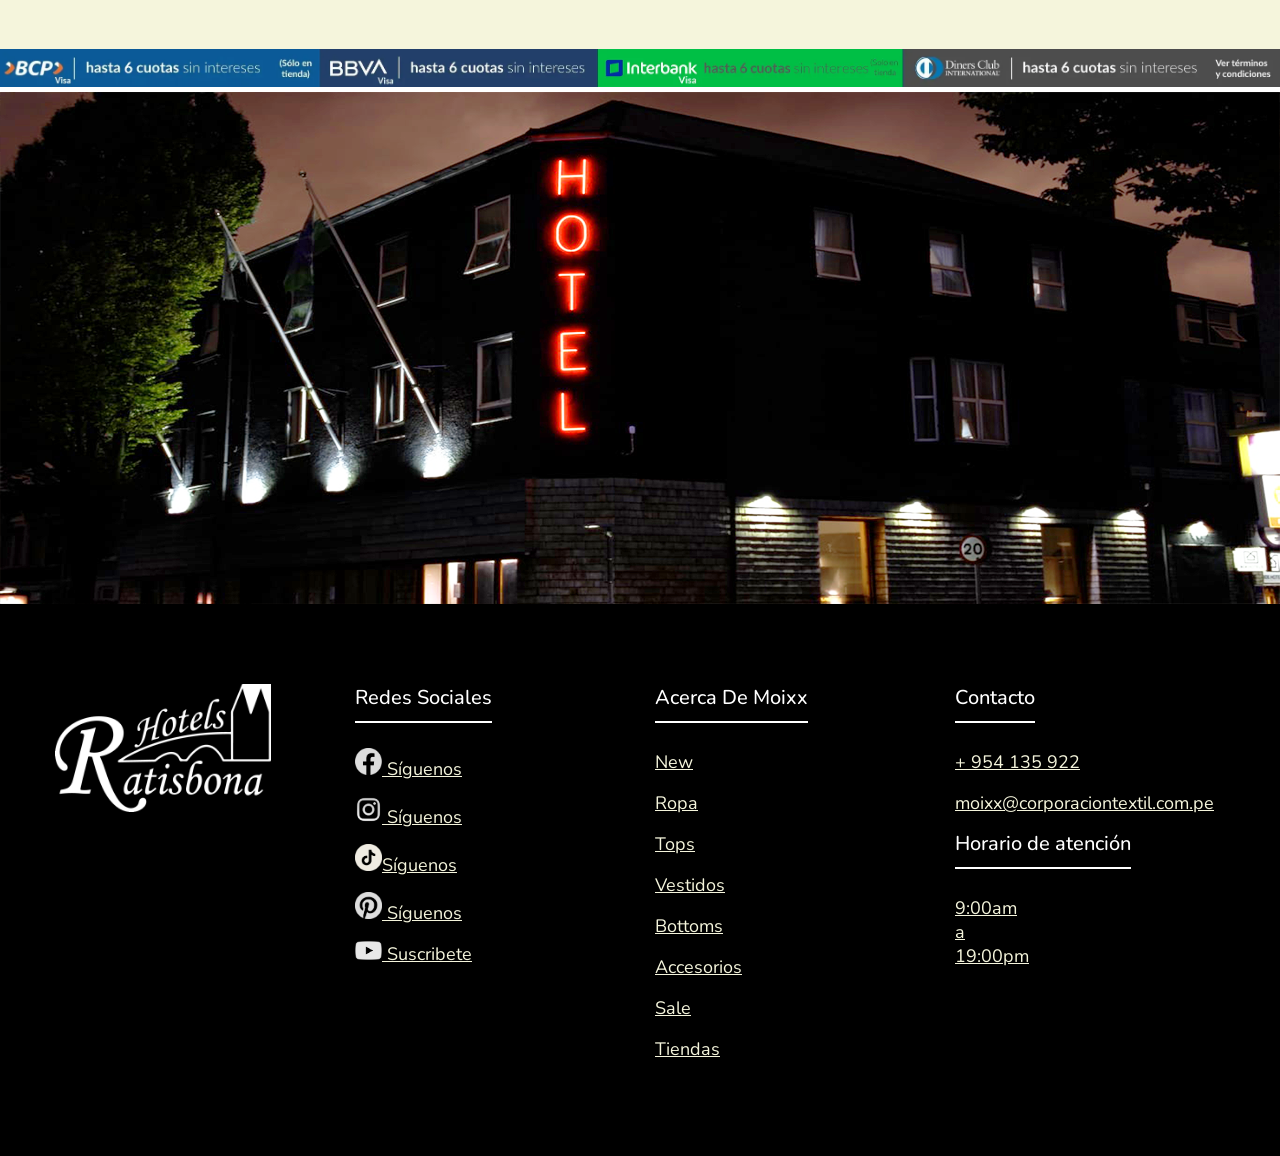
<file: paquetes.HTML>
<!DOCTYPE html>
<html lang="en">
<head>
    <meta charset="UTF-8">
    <meta name="viewport" content="width=device-width, initial-scale=1.0">
    <title>Hotel Ratisbona | Paquetes</title>

<link rel="shortcut icon" href="IMG/ICONO.jpeg">
<link rel="stylesheet" href="estilo-web-hotel.css">
<link rel="stylesheet" href="css/estilos-paquetes-especiales.css">

</head>
<body>

    <header class="header">
        <div class="logo">
            
            <a class="btn" href="INDEX.HTML"><img src="IMG/logo pro 2.png" width="100"></a>

        </div>
        <nav>
            <ul class="nav-links">
                <li><a href="gastronomia.HTML">Gastronomía</a></li>
                <li><a href="experiencias.HTML">Experiencias</a></li>
                <li><a href="habitaciones.HTML">Habitaciones</a></li>
                <li><a href="Formulario.html">Contacto</a></li>

            </ul>
        </nav>
                <a class="btn" href="paquetes.HTML"><button>Paquetes</button></a>
    </header>
<p>
    <section>
          <img src="IMG/FOTO-CAMAS.jpg" width="100%">

    </section>
    <p>
        <tr>
            <CENTER><td><b><h4>NOVEDADES</h4></b></CENTER>
            </td>
 <p></p>         
            <CENTER>
            <tr>
                <td colspan="2"><img src="IMG/hotel vertical.jpg" width="20%"></td>
                <td colspan="2"><img src="IMG/Dormitorio 2.png" width="20%"></td>
                <td colspan="2"><img src="IMG/Dormitorio 3.png" width="20%"></td>
                <td colspan="2"><img src="IMG/Dormitorio 4.png" width="20%"></td>

            </tr>
            </CENTER>
        <p>
            <section class="promo-section">
                <div class="content-wrapper">
                    <span class="sudtitle">PAQUETES ESPECIALES</span>
                    <h1>Pequeñas vacaciones, grandes experiencias</h1>
                    <p>
                        Si piensas que la vida esta echa de momentos de pura felicidad, entonces no esperes más 
                        y empieza aplanificar tu próximo viaje al Hotel Tatisbona.
                        <a href="" class="btn-cta">VER TODOS NUESTROS PAQUETES</a>
                    </p>
                </div>
            </section>
            <tr>
                <td><img src="IMG/Publicidad 1.webp" width="100%"></td>
            </tr>

</body>
</html>

<!DOCTYPE html>
<html lang="en">
<head>
    <meta charset="UTF-8">
    <meta name="viewport" content="width=device-width, initial-scale=1.0">
    <title>Footer</title>
    <link rel="stylesheet" href="css/FOOTER-ESTILOS.css">
</head>
<body>

    <div class="footer-top-image">
        <img src="IMG/FOTO-FOOTER.png" alt="Banner Footer">
    </div>
    
    <footer class="footer">
        <div class="container">
            <div class="footer-row">
                <div class="footer-link">
                    <img src="IMG/logo pro 2.png" width="80%">
                    
                </div>
                <div class="footer-link">
                    <h4>Redes Sociales</h4>
                    
                    <ul>
                        <li><a href="https://www.facebook.com/moixx.com.pe" target="_blank">
                        <img src="IMG/facebook (1).png" width="10%"> Síguenos</a></li>
                        <li><a href="https://www.instagram.com/moixx.com.pe/" target="_blank">
                            <img src="IMG/instagram (1).png" width="10%"> Síguenos</a></li>
                        <li><a href="https://www.tiktok.com/@moixx.com.pe" target="_blank">
                            <img src="IMG/tik tok.png" width="10%">Síguenos</a></li>
                        <li><a href="https://www.pinterest.es/moixx/_created/" target="_blank">
                            <img src="IMG/pinterest.png" width="10%"> Síguenos</a></li>
                        <li><a href="https://www.youtube.com/channel/UCZmwnuaC2Ud-Glkjnv6N2_w" target="_blank">
                            <img src="IMG/youtube.png" width="10%">  Suscribete</a></li>

                    </ul>
                </div>
                <div class="footer-link">
                    <h4>Acerca De Moixx</h4>
                    <ul>
                        <li><a href="https://moixx.com.pe/collections/nueva-coleccion">New</a></li>
                        <li><a href="https://moixx.com.pe/collections/nueva-coleccion-ropa">Ropa</a></li>
                        <li><a href="https://moixx.com.pe/collections/todo-tops">Tops</a></li>
                        <li><a href="https://moixx.com.pe/collections/vestidos-y-enterizos">Vestidos</a></li>
                        <li><a href="https://moixx.com.pe/collections/todo-bottoms">Bottoms</a></li>
                        <li><a href="https://moixx.com.pe/collections/nueva-coleccion-accesorios">Accesorios</a></li>
                        <li><a href="https://moixx.com.pe/collections/liquidacion">Sale</a></li>
                        <li><a href="https://moixx.com.pe/tools/locations">Tiendas</a></li>
                    </ul>
                </div>
                <div class="footer-link">
                    <h4>Contacto</h4>
                    <ul>
                        <li><a href="https://api.whatsapp.com/send?phone=51954135922">+ 954 135 922</a></li>
                        <li><a href="#">moixx@corporaciontextil.com.pe</a></li>
                    </ul>
                    <h4>Horario de atención</h4>
                    <ul>
                        <li><a href="#">9:00am <br>
                            a <br>
                            19:00pm</a></li>
                    </ul>
                </div>
            </div>
        </div>
    </footer>
</body>
</html>
</file>
<file: estilo-web-hotel.css>
@import url('https://fonts.googleapis.com/css2?family=Nunito:wght@400;800&display=swap');

*{
    box-sizing: border-box;
    margin: 0;
    padding: 0;
    font-family: 'Nunito', sans-serif;
    font-size: 20px;
}

.header{
    background-color: black;
    display: flex;
    justify-content: flex-end;
    align-items: center;
    height: 85px;
    padding: 5px 10%;
}
.header .logo img{
     height: 70px;
     width: auto;
     transition: all 0.3s;
}
.header .logo img:hover{
    transform: scale(1.2);
}
.header .logo{
    cursor: pointer;
    order: 3;
    margin-left: auto;
}
.header .logo.img{
    height: 70px;
    width: auto;
    transition: all 0.3s;  
}
.header nav{
    order: 1;
}
.header  .nav-link{
      list-style: none;
}
.header  .nav-links li{
   display: inline-block;
   padding: 0 20px;
}
.header  .nav-links li:nth-child(1){
    padding: 0 20px 0 0;
}
.header .nav-links li:hover{
    transform: scale(1.2);
}
.header .nav-links a{
    font-size: 100%;
    color: beige;
    text-decoration: none;
}
.header .nav-links li:hover{
    color: greenyellow;
}
.header .btn{
    order: 2;
}
.header .btn1 button{
    margin-left: 20px;
    font-weight: 700;
    color: gray;
    padding: 9px 25px;
    background: white;
    border: none;
    border-radius: 50px;
    cursor: pointer;
    transition: all 0.3 ease 0s;
}
.header .btn button:hover{
    background: white;
    color: black;
    transform: scale(1.2);
}
</file>
<file: css/FOOTER-ESTILOS.css>
*{
    margin: 0;
    padding: 0;
    box-sizing: border-box;
    list-style: nome;
}
body{
    font-family: Arial, Helvetica, sans-serif;
}
.container{
    max-width: 1200px;
    margin: 0 auto;
}
.footer-top-image {
    width: 100%;
    overflow: hidden;
}

.footer-top-image img {
    width: 100%;
    display: block;
    object-fit: cover;
}
.footer{
    background-color: black;
    padding: 80px 0;
}
.footer-row{
    display: flex;
    flex-wrap: wrap;
}
.footer-link{
    width: 25%;
    padding: 0 15px;
}
.footer-link h4{
    font-size: 20px;
    color: white;
    margin-bottom: 25px;
    font-weight: 500;
    border-bottom: 2px solid white;  
    padding-bottom: 10px;
    display: inline-block;
}
.footer-link ul li a{
    font-size: 18px;
    text-decoration-color: beige;
    color: beige;
    display: block;
    margin-bottom: 15px;
    transition: all 2s ease;
}
.footer-link ul li a:hover{
    color: aqua;
    padding-left: 8px;
}
@media (max-width:991px){
    .footer-row{
        text-align: center;
    }
    .footer-link{
        width: 100%;
        margin-bottom: 30px;
    }
}
</file>
<file: css/ESTILO-EXPERIENCIAS.css>
.promo-section{
    background-color: black;
    padding: 80px 20px;
    text-align: center;
    display: flex;
    justify-content: center;
    align-items: center;
}
.content-wrapper{
    max-width: 900px;
}
.sudtitle{
    display: block;
    color: white;
    letter-spacing: 1rem;
    font-size: 1.1rem;
    margin-bottom: 20px;
    font-weight: 400;
}
h1{
    color: white;
    font-size: 1.5rem;
    font-weight: 20px;
    line-height: 1.2;
}
p{
    color: white;
    margin-bottom: 20px;
    max-width: 850px;
    margin-left: auto;
    margin-right: auto;
    line-height: 1.6rem;
}
.btn-cta{
    display: inline-block;
    background-color: rgb(215, 103, 33);
    color: white;
    padding: 15px 35px;
    font-size: 0.9rem;
    letter-spacing: 1px;
    transition: backgrond-color 0.3s ease;
    border-radius: 20px;
}
.btn-cta:hover{
    background-color: rgb(40, 192, 222);
    color: black;
}
@media (max-whidth: 600px){
    h1{
        font-size: 1.1rem;
    }
    .promo-section{
        padding: 50px 15px;
    }
}
</file>
<file: css/Formulario estilos.css>
*{
    margin: 1;
    padding: 1;
    box-sizing: border-box;

}
body{
    font-family: 'Segoe UI', Tahoma, Geneva, Verdana, sans-serif;
    display: flex;
    justify-content: center;
    align-items: center;
    min-height: 100vh;
    padding: 20px;
    background-color: rgb(255, 166, 71);
}

.container{
    width: 100%;
    max-width: 450px;  /*tamaño defecto*/
}

form{
    background: beige;
    padding: 40px;
    border-radius: 15px;
    box-shadow: 0 10px  25px rgb(30, 30, 30);
}
h2{
    color: rgb(254, 130, 42);
    font-size: 1.8rem;
    margin-bottom: 10px;
    text-align: center;
}
h2 i{
    margin-right: 10px;
}
.sudtitle{
color: rgb(59, 59, 59);
font-size: 1rem;
margin-bottom: 25px;
text-align: center;
line-height: 1.4;
}
.input-group{
    display: flex;
    flex-direction: column;
}
label{
    color: rgb(254, 130, 42);
    font-size: 0.8rem;
    font-weight: 700;
    margin-bottom: 8px;
   
}
label i{
    margin-right: 8px;
    width: 15px;
}
input, textarea{
    padding: 12px  15px;
    border-radius: 8px;
    margin-bottom: 20px;
    background-color: rgb(255, 255, 255);
    border: 2px solid rgb(218, 248, 218);
    outline: none;
    width: 100%;
    transition: all 0.3s ease;
}
input:focus, textarea:focus{
    border-color: rgb(254, 130, 42);
    box-shadow: 0 0 8 px rgb(0, 62, 0);
}
input::placeholder, textarea::placeholder{
    color: rgb(72, 72, 72);
}
.form-links{
    display: flex;
    justify-content: space-between;
    margin-bottom: 25px;
}
.form-links a{
    color: rgb(85, 85, 85);
    font-size: 0.75rem;
    text-decoration: none;
    transition: color 0.3s ease;
}
.form-links a:hover{
    color: rgb(254, 130, 42);
    text-decoration: underline;
}
.btn{
    padding: 14px;
    font-size: 1.5rem;
    font-weight: 600;
    color: white;
    border: none;
    border-radius: 8px;
    background-color: rgb(254, 130, 42);
    cursor: pointer;
    display: flex;
    justify-content: center;
    align-items: center;
    gap: 10px;
    transition: 0.3s, transform 0.2s;
}
.btn:hover{
    background-color:  black;
    transform: translateY(-2px);
}

/*RESPONSIVE PARA MOVIL*/

@media (max-width: 480px){
    form{
        padding: 25px;
    }
    h2{
        font-size: 1rem;
    }
    .form-links{
        flex-direction: column;
        gap: 10px;
        text-align: center;
    }
    
}
</file>
<file: css/bloques-habitaciones.css>
.container{
    display: flex;
    flex-direction: row;
    width: 80%;
    max-width: 1000px;
    box-shadow: 0px 4px 8px rgb(57, 57, 57);
    background-color: white;
    overflow: hidden;
}
.image-container{
    flex: 1;

}
.image-container img{
    width: 100%;
    height: auto;
    display: block;
}
.text-container{
    flex: 1;
    padding: 10%;
    display: flex;
    flex-direction: column;
    justify-content: center;
}
.text-container h2{
    font-size: 2rem;
    color: rgb(40, 40, 40);
    margin-top: 1;
    margin-bottom: 20px;
}
.text-container p{
    font-size: 1rem;
    color: rgb(40, 40, 40);
    line-break: 1.6;
}
</file>
<file: css/estilos-paquetes-especiales.css>
.promo-section{
    background-color: beige;
    padding: 80px 20px;
    text-align: center;
    display: flex;
    justify-content: center;
}
.content-wrapper{
    max-width: 900px;
}
.sudtitle{
    display: block;
    color: #a67c52;
letter-spacing: 1px;
font-size: 1.5rem;
margin-bottom: 20px;
font-weight: 400;
}
h1{
    color: rgb(255, 119, 0);
    font-size: 1rem;
    font-weight: 400;
    margin-bottom: 50px;
    line-height: 1.2;
}
p{
    color: black;
    font-size: 1.1rem;
    line-height: 1.6;
    margin-bottom: 40px;
    max-width: 850px;
    margin-left: auto;
    margin-right: auto;
}
.btn-cta{
    display: inline-block;
    background-color: red;
    color: white;
    padding: 15px 35px;
    letter-spacing: 1px;
    transition: background-color 0.3 ease;
}
.btn-cta:hover{
    background-color: black;
}
</file>
